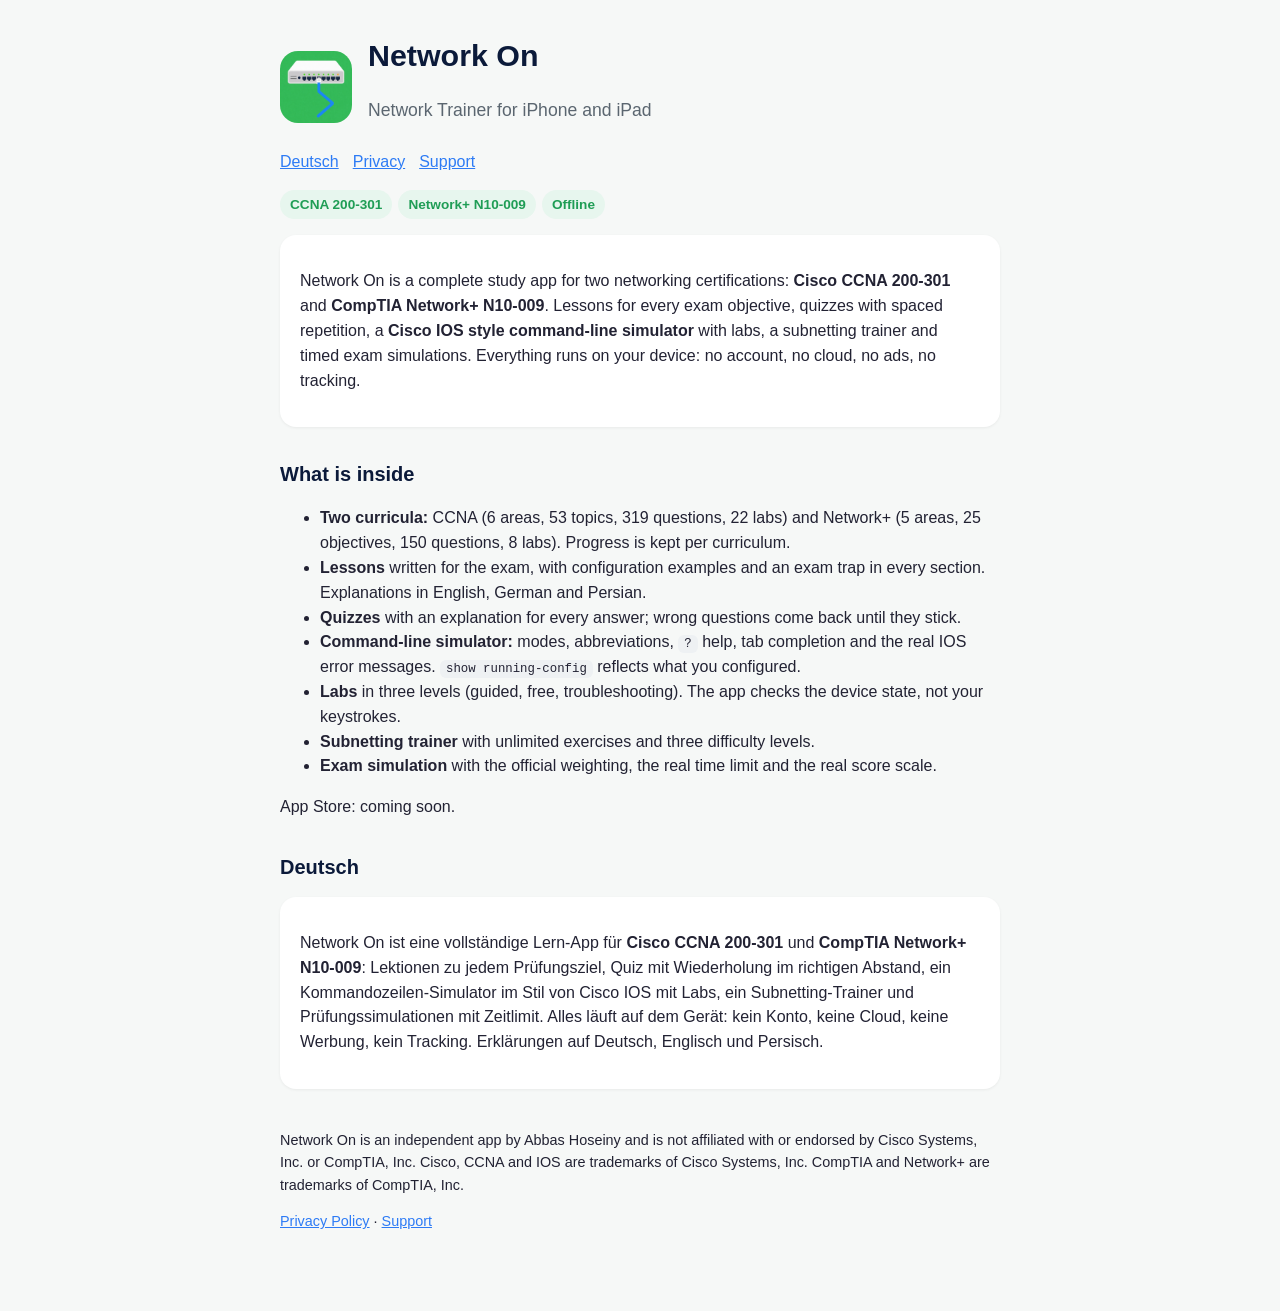
<file: index.html>
<!doctype html>
<html lang="en"><head><meta charset="utf-8"><meta name="viewport" content="width=device-width,initial-scale=1">
<title>Network On – CCNA and Network+ exam prep for iPhone and iPad</title>
<meta name="description" content="Network On: lessons, quizzes with spaced repetition, a Cisco IOS style command-line simulator with labs, a subnetting trainer and timed exam simulations for CCNA 200-301 and CompTIA Network+ N10-009. Offline, no account, no ads.">
<link rel="canonical" href="https://abbas-hoseiny.github.io/network-on/">
<link rel="icon" type="image/png" sizes="192x192" href="icon.png"><link rel="apple-touch-icon" href="apple-touch-icon.png">
<link rel="stylesheet" href="style.css?v=1">
</head><body><main>
<header><img src="icon.png" alt=""><div><h1>Network On</h1><p class="lead">Network Trainer for iPhone and iPad</p></div></header>
<nav><a href="#de">Deutsch</a><a href="privacy.html">Privacy</a><a href="support.html">Support</a></nav>
<p><span class="badge">CCNA 200-301</span><span class="badge">Network+ N10-009</span><span class="badge">Offline</span></p>
<div class="card"><p>Network On is a complete study app for two networking certifications: <b>Cisco CCNA 200-301</b> and <b>CompTIA Network+ N10-009</b>. Lessons for every exam objective, quizzes with spaced repetition, a <b>Cisco IOS style command-line simulator</b> with labs, a subnetting trainer and timed exam simulations. Everything runs on your device: no account, no cloud, no ads, no tracking.</p></div>
<h2>What is inside</h2>
<ul>
<li><b>Two curricula:</b> CCNA (6 areas, 53 topics, 319 questions, 22 labs) and Network+ (5 areas, 25 objectives, 150 questions, 8 labs). Progress is kept per curriculum.</li>
<li><b>Lessons</b> written for the exam, with configuration examples and an exam trap in every section. Explanations in English, German and Persian.</li>
<li><b>Quizzes</b> with an explanation for every answer; wrong questions come back until they stick.</li>
<li><b>Command-line simulator:</b> modes, abbreviations, <code>?</code> help, tab completion and the real IOS error messages. <code>show running-config</code> reflects what you configured.</li>
<li><b>Labs</b> in three levels (guided, free, troubleshooting). The app checks the device state, not your keystrokes.</li>
<li><b>Subnetting trainer</b> with unlimited exercises and three difficulty levels.</li>
<li><b>Exam simulation</b> with the official weighting, the real time limit and the real score scale.</li>
</ul>
<p id="store">App Store: coming soon.</p>
<h2 id="de">Deutsch</h2>
<div class="card" lang="de"><p>Network On ist eine vollständige Lern-App für <b>Cisco CCNA 200-301</b> und <b>CompTIA Network+ N10-009</b>: Lektionen zu jedem Prüfungsziel, Quiz mit Wiederholung im richtigen Abstand, ein Kommandozeilen-Simulator im Stil von Cisco IOS mit Labs, ein Subnetting-Trainer und Prüfungssimulationen mit Zeitlimit. Alles läuft auf dem Gerät: kein Konto, keine Cloud, keine Werbung, kein Tracking. Erklärungen auf Deutsch, Englisch und Persisch.</p></div>
<footer><p>Network On is an independent app by Abbas Hoseiny and is not affiliated with or endorsed by Cisco Systems, Inc. or CompTIA, Inc. Cisco, CCNA and IOS are trademarks of Cisco Systems, Inc. CompTIA and Network+ are trademarks of CompTIA, Inc.</p>
<p><a href="privacy.html">Privacy Policy</a> · <a href="support.html">Support</a></p></footer>
</main></body></html>
</file>
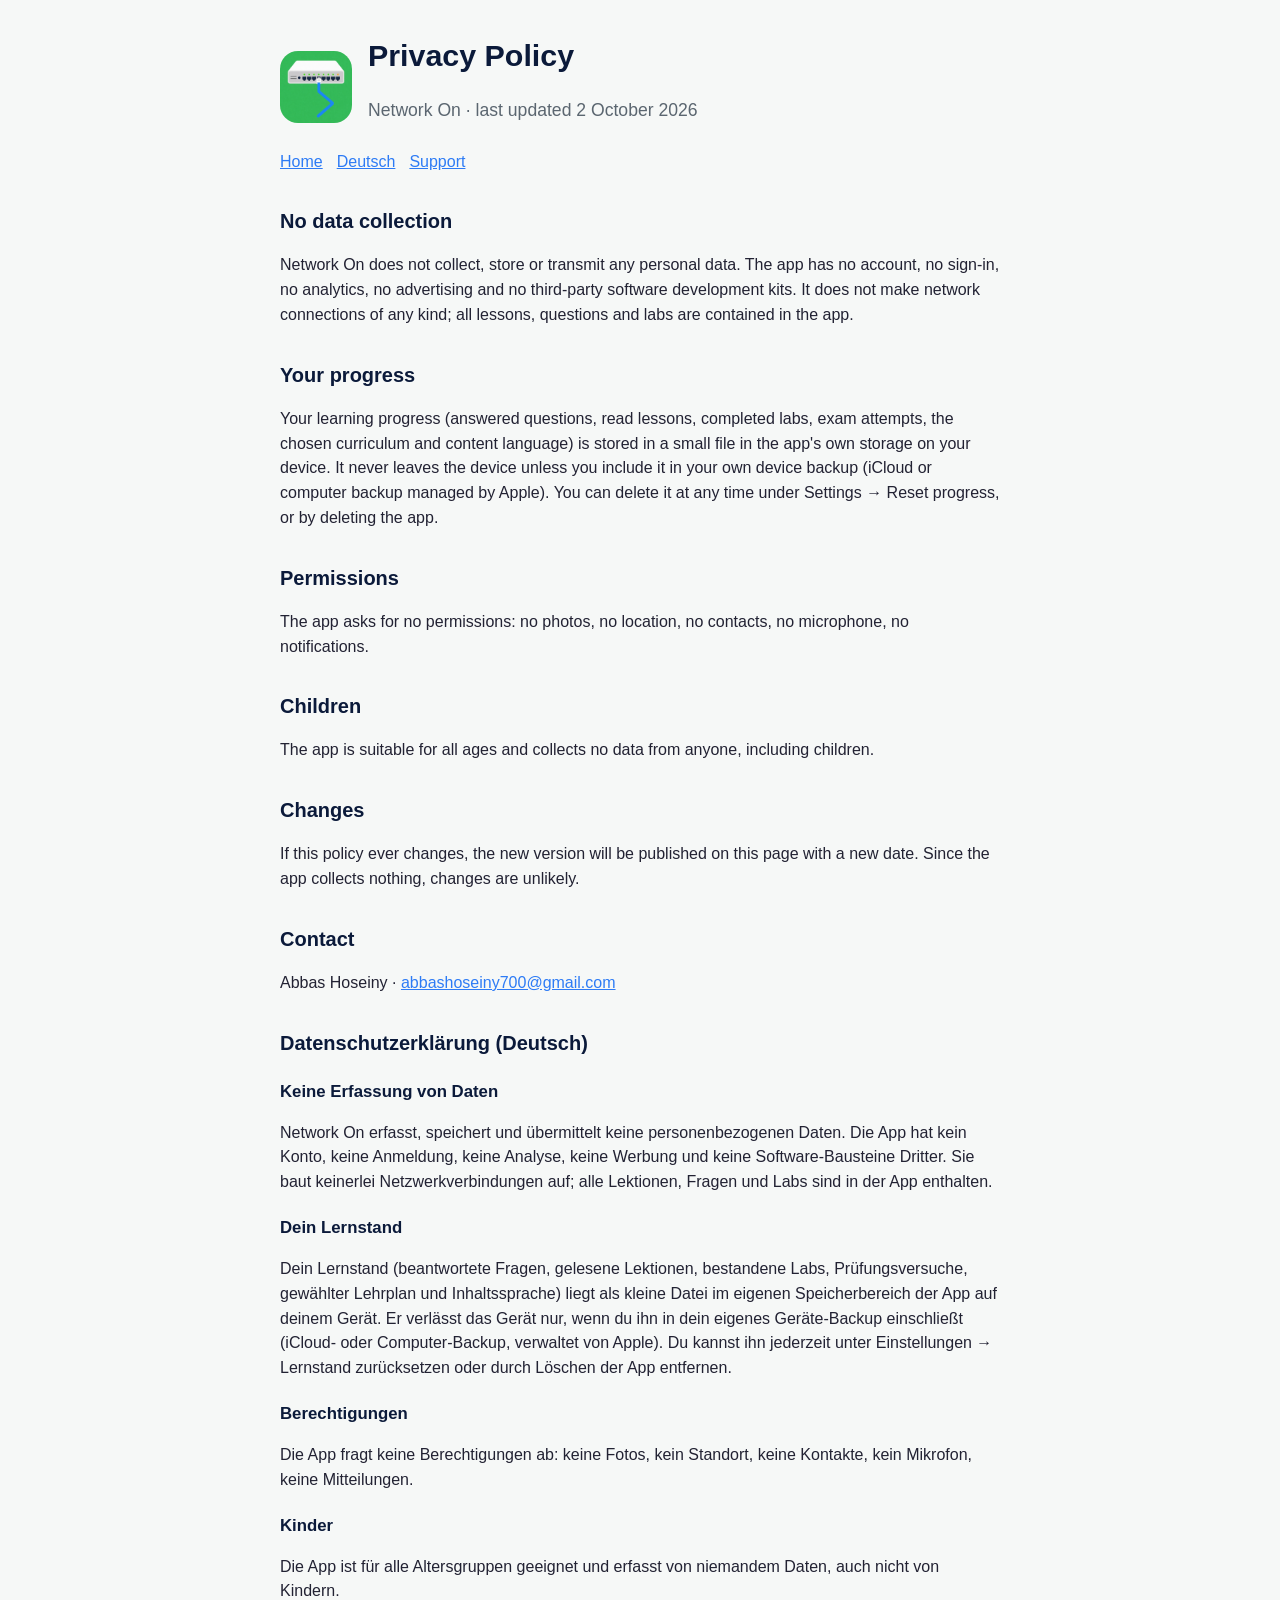
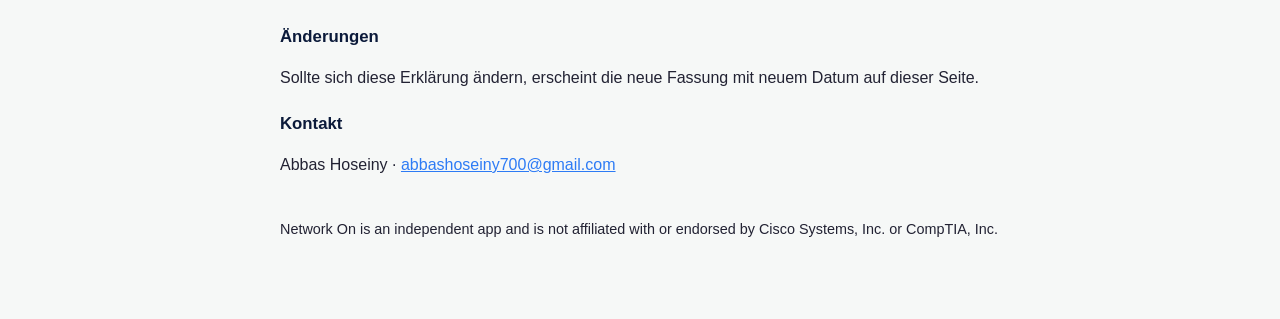
<file: privacy.html>
<!doctype html>
<html lang="en"><head><meta charset="utf-8"><meta name="viewport" content="width=device-width,initial-scale=1">
<title>Network On – Privacy Policy · Datenschutzerklärung</title>
<meta name="description" content="Privacy policy of the Network On app: no data collection, no account, no network connections. Progress stays on the device.">
<link rel="canonical" href="https://abbas-hoseiny.github.io/network-on/privacy.html">
<link rel="icon" type="image/png" sizes="192x192" href="icon.png"><link rel="stylesheet" href="style.css?v=1">
</head><body><main>
<header><img src="icon.png" alt=""><div><h1>Privacy Policy</h1><p class="lead">Network On · last updated 2 October 2026</p></div></header>
<nav><a href="index.html">Home</a><a href="#de">Deutsch</a><a href="support.html">Support</a></nav>
<h2>No data collection</h2>
<p>Network On does not collect, store or transmit any personal data. The app has no account, no sign-in, no analytics, no advertising and no third-party software development kits. It does not make network connections of any kind; all lessons, questions and labs are contained in the app.</p>
<h2>Your progress</h2>
<p>Your learning progress (answered questions, read lessons, completed labs, exam attempts, the chosen curriculum and content language) is stored in a small file in the app's own storage on your device. It never leaves the device unless you include it in your own device backup (iCloud or computer backup managed by Apple). You can delete it at any time under Settings → Reset progress, or by deleting the app.</p>
<h2>Permissions</h2>
<p>The app asks for no permissions: no photos, no location, no contacts, no microphone, no notifications.</p>
<h2>Children</h2>
<p>The app is suitable for all ages and collects no data from anyone, including children.</p>
<h2>Changes</h2>
<p>If this policy ever changes, the new version will be published on this page with a new date. Since the app collects nothing, changes are unlikely.</p>
<h2>Contact</h2>
<p>Abbas Hoseiny · <a href="mailto:abbashoseiny700@gmail.com">abbashoseiny700@gmail.com</a></p>

<h2 id="de">Datenschutzerklärung (Deutsch)</h2>
<div lang="de">
<h3>Keine Erfassung von Daten</h3>
<p>Network On erfasst, speichert und übermittelt keine personenbezogenen Daten. Die App hat kein Konto, keine Anmeldung, keine Analyse, keine Werbung und keine Software-Bausteine Dritter. Sie baut keinerlei Netzwerkverbindungen auf; alle Lektionen, Fragen und Labs sind in der App enthalten.</p>
<h3>Dein Lernstand</h3>
<p>Dein Lernstand (beantwortete Fragen, gelesene Lektionen, bestandene Labs, Prüfungsversuche, gewählter Lehrplan und Inhaltssprache) liegt als kleine Datei im eigenen Speicherbereich der App auf deinem Gerät. Er verlässt das Gerät nur, wenn du ihn in dein eigenes Geräte-Backup einschließt (iCloud- oder Computer-Backup, verwaltet von Apple). Du kannst ihn jederzeit unter Einstellungen → Lernstand zurücksetzen oder durch Löschen der App entfernen.</p>
<h3>Berechtigungen</h3>
<p>Die App fragt keine Berechtigungen ab: keine Fotos, kein Standort, keine Kontakte, kein Mikrofon, keine Mitteilungen.</p>
<h3>Kinder</h3>
<p>Die App ist für alle Altersgruppen geeignet und erfasst von niemandem Daten, auch nicht von Kindern.</p>
<h3>Änderungen</h3>
<p>Sollte sich diese Erklärung ändern, erscheint die neue Fassung mit neuem Datum auf dieser Seite.</p>
<h3>Kontakt</h3>
<p>Abbas Hoseiny · <a href="mailto:abbashoseiny700@gmail.com">abbashoseiny700@gmail.com</a></p>
</div>
<footer><p>Network On is an independent app and is not affiliated with or endorsed by Cisco Systems, Inc. or CompTIA, Inc.</p></footer>
</main></body></html>
</file>
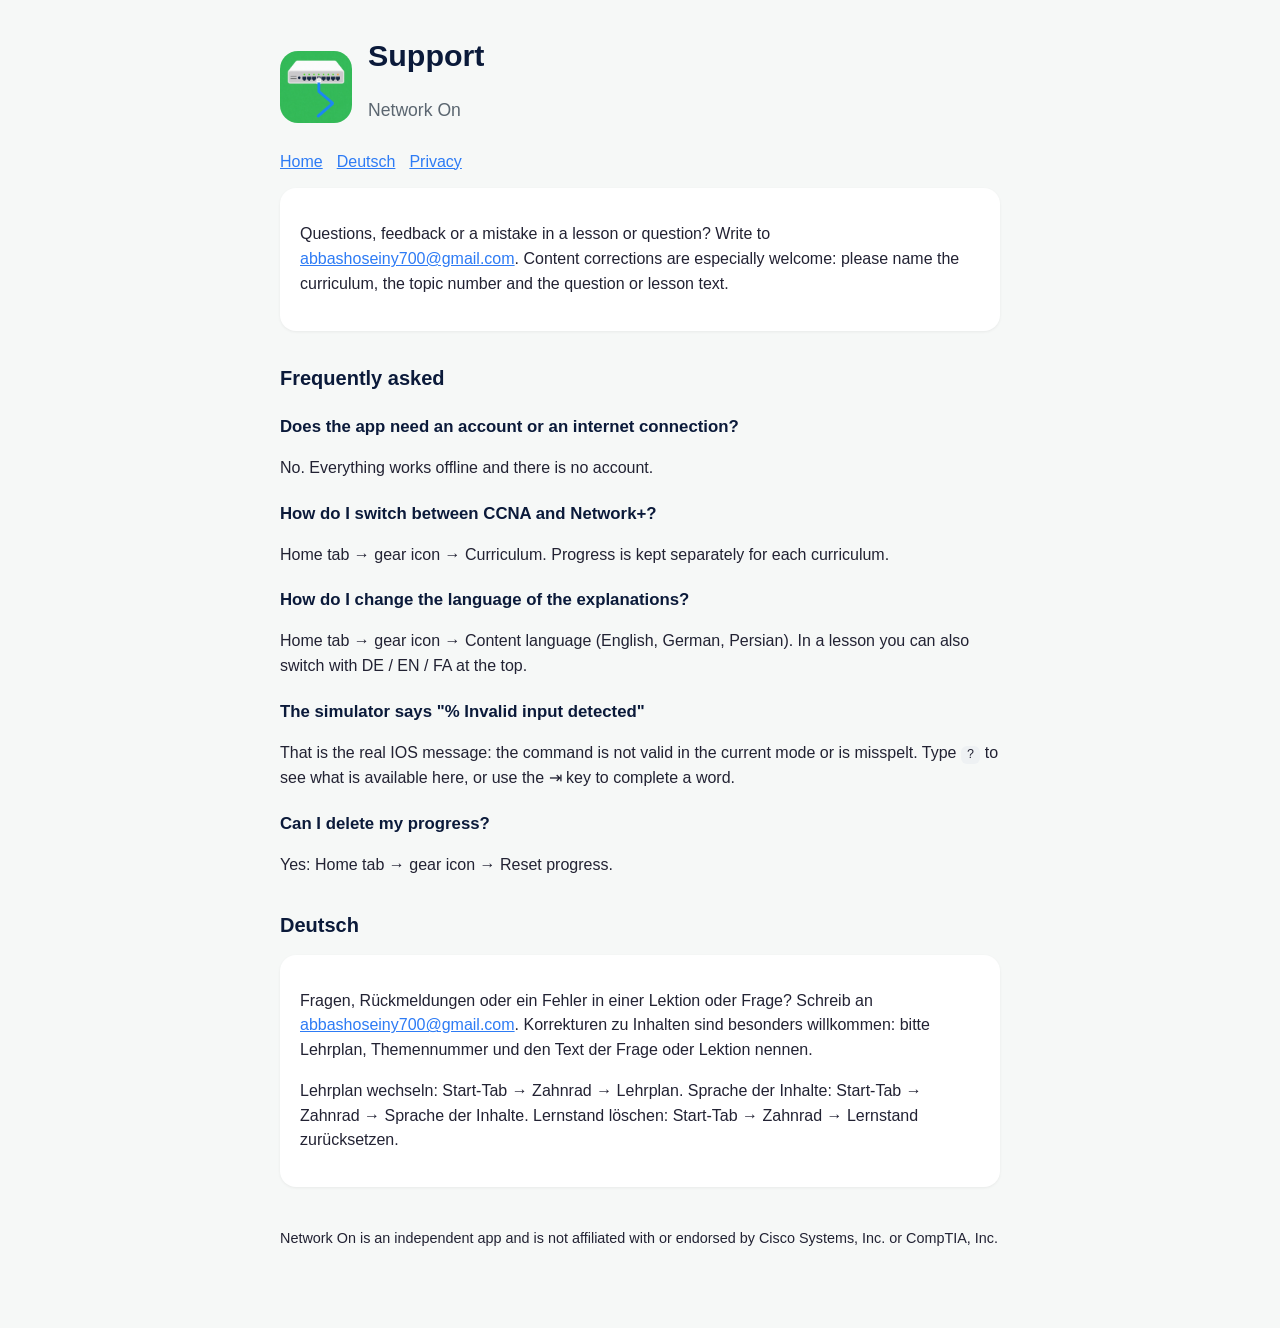
<file: support.html>
<!doctype html>
<html lang="en"><head><meta charset="utf-8"><meta name="viewport" content="width=device-width,initial-scale=1">
<title>Network On – Support</title>
<meta name="description" content="Support for the Network On app: questions, feedback and content corrections.">
<link rel="canonical" href="https://abbas-hoseiny.github.io/network-on/support.html">
<link rel="icon" type="image/png" sizes="192x192" href="icon.png"><link rel="stylesheet" href="style.css?v=1">
</head><body><main>
<header><img src="icon.png" alt=""><div><h1>Support</h1><p class="lead">Network On</p></div></header>
<nav><a href="index.html">Home</a><a href="#de">Deutsch</a><a href="privacy.html">Privacy</a></nav>
<div class="card"><p>Questions, feedback or a mistake in a lesson or question? Write to <a href="mailto:abbashoseiny700@gmail.com">abbashoseiny700@gmail.com</a>. Content corrections are especially welcome: please name the curriculum, the topic number and the question or lesson text.</p></div>
<h2>Frequently asked</h2>
<h3>Does the app need an account or an internet connection?</h3><p>No. Everything works offline and there is no account.</p>
<h3>How do I switch between CCNA and Network+?</h3><p>Home tab → gear icon → Curriculum. Progress is kept separately for each curriculum.</p>
<h3>How do I change the language of the explanations?</h3><p>Home tab → gear icon → Content language (English, German, Persian). In a lesson you can also switch with DE / EN / FA at the top.</p>
<h3>The simulator says "% Invalid input detected"</h3><p>That is the real IOS message: the command is not valid in the current mode or is misspelt. Type <code>?</code> to see what is available here, or use the ⇥ key to complete a word.</p>
<h3>Can I delete my progress?</h3><p>Yes: Home tab → gear icon → Reset progress.</p>
<h2 id="de">Deutsch</h2>
<div lang="de" class="card"><p>Fragen, Rückmeldungen oder ein Fehler in einer Lektion oder Frage? Schreib an <a href="mailto:abbashoseiny700@gmail.com">abbashoseiny700@gmail.com</a>. Korrekturen zu Inhalten sind besonders willkommen: bitte Lehrplan, Themennummer und den Text der Frage oder Lektion nennen.</p>
<p>Lehrplan wechseln: Start-Tab → Zahnrad → Lehrplan. Sprache der Inhalte: Start-Tab → Zahnrad → Sprache der Inhalte. Lernstand löschen: Start-Tab → Zahnrad → Lernstand zurücksetzen.</p></div>
<footer><p>Network On is an independent app and is not affiliated with or endorsed by Cisco Systems, Inc. or CompTIA, Inc.</p></footer>
</main></body></html>
</file>
<file: style.css>
:root{--bg:#f6f8f7;--card:#fff;--ink:#0b1a3a;--muted:#5b6670;--accent:#1f9d55;--blue:#2d7bf5}
*{box-sizing:border-box}body{margin:0;font-family:-apple-system,BlinkMacSystemFont,"Segoe UI",Roboto,sans-serif;background:var(--bg);color:var(--ink);line-height:1.55}
main{max-width:760px;margin:0 auto;padding:32px 20px 64px}header{display:flex;align-items:center;gap:16px;margin-bottom:8px}
header img{width:72px;height:72px;border-radius:18px}h1{font-size:1.9rem;margin:0}h2{font-size:1.25rem;margin:32px 0 8px}h3{font-size:1.05rem;margin:20px 0 6px}
p,li{color:#223}.lead{font-size:1.1rem;color:var(--muted)}.card{background:var(--card);border-radius:16px;padding:18px 20px;margin:14px 0;box-shadow:0 1px 3px rgba(0,0,0,.06)}
.badge{display:inline-block;padding:4px 10px;border-radius:999px;background:#e7f6ee;color:var(--accent);font-weight:600;font-size:.85rem;margin-right:6px}
nav a{margin-right:14px}a{color:var(--blue)}footer{margin-top:40px;color:var(--muted);font-size:.9rem}
[lang=fa]{direction:rtl;text-align:right}code{background:#eef1f3;padding:2px 6px;border-radius:6px;font-size:.95em}
</file>
